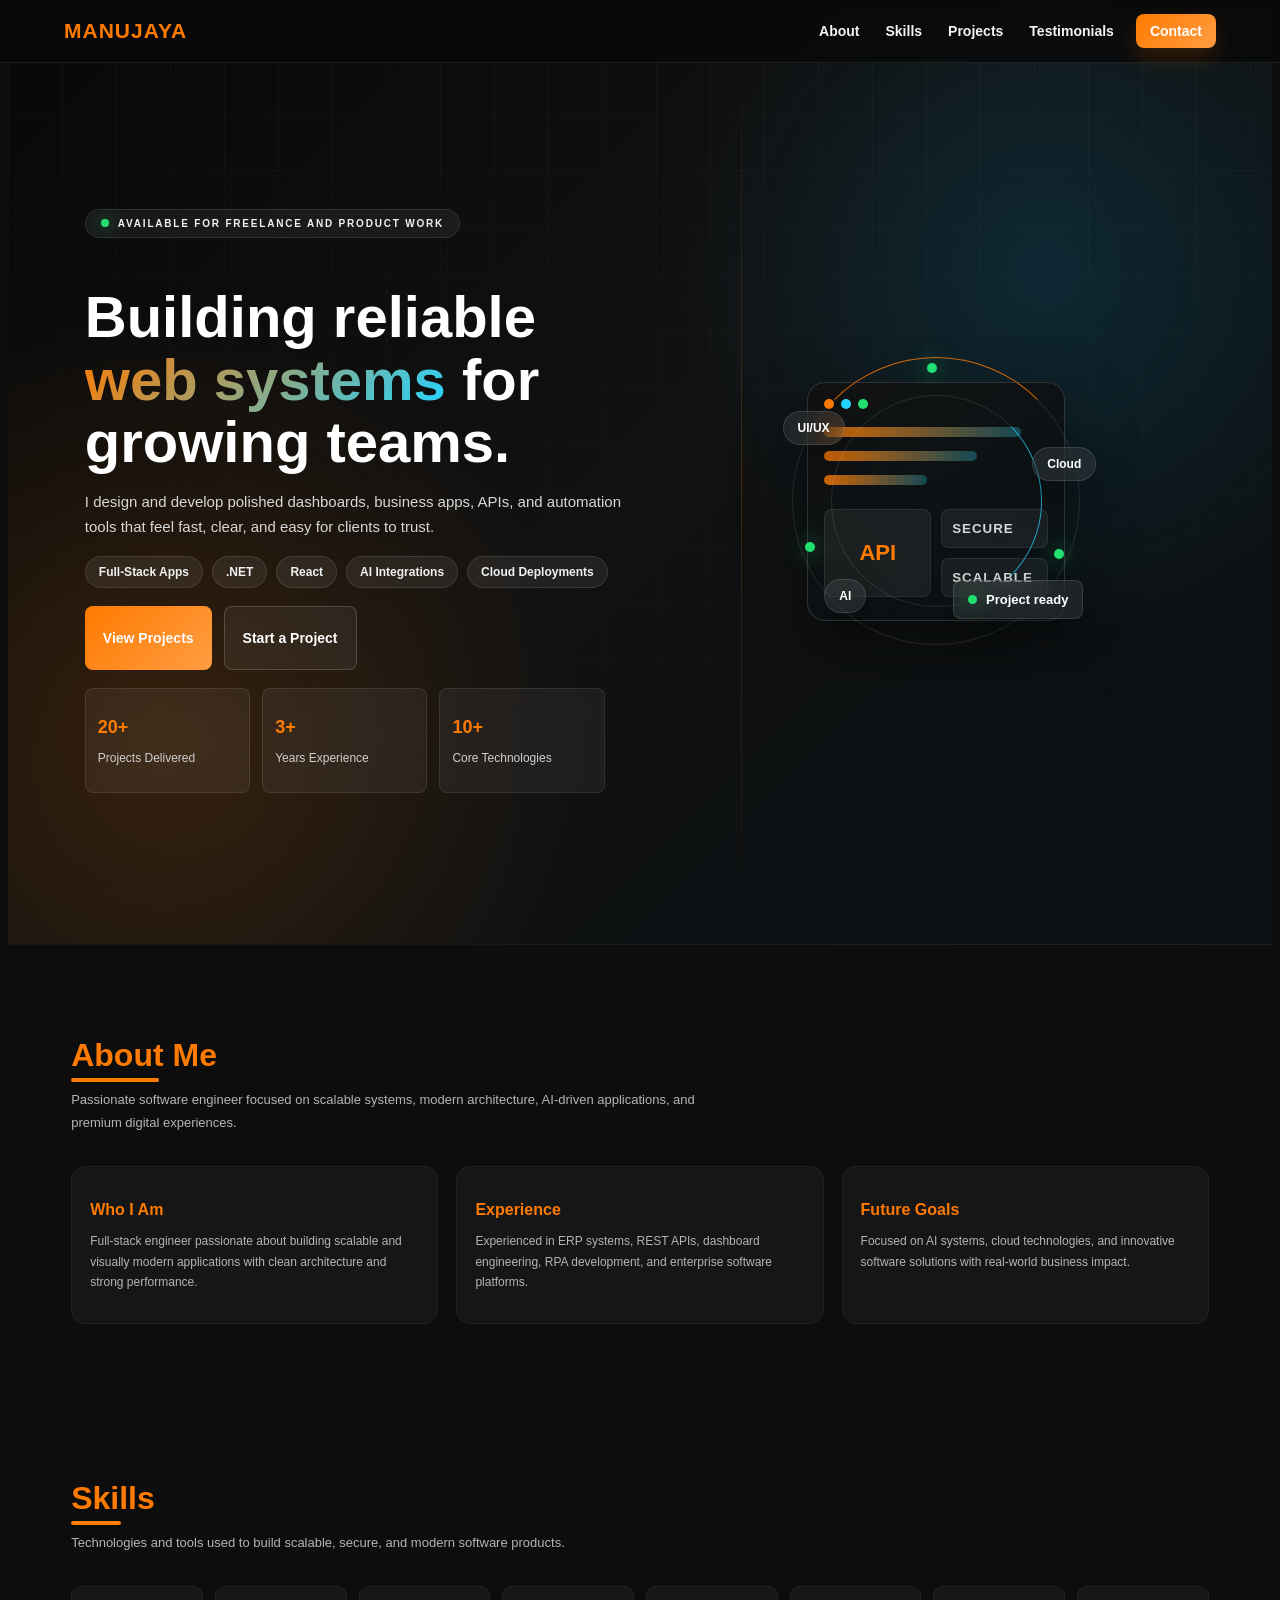
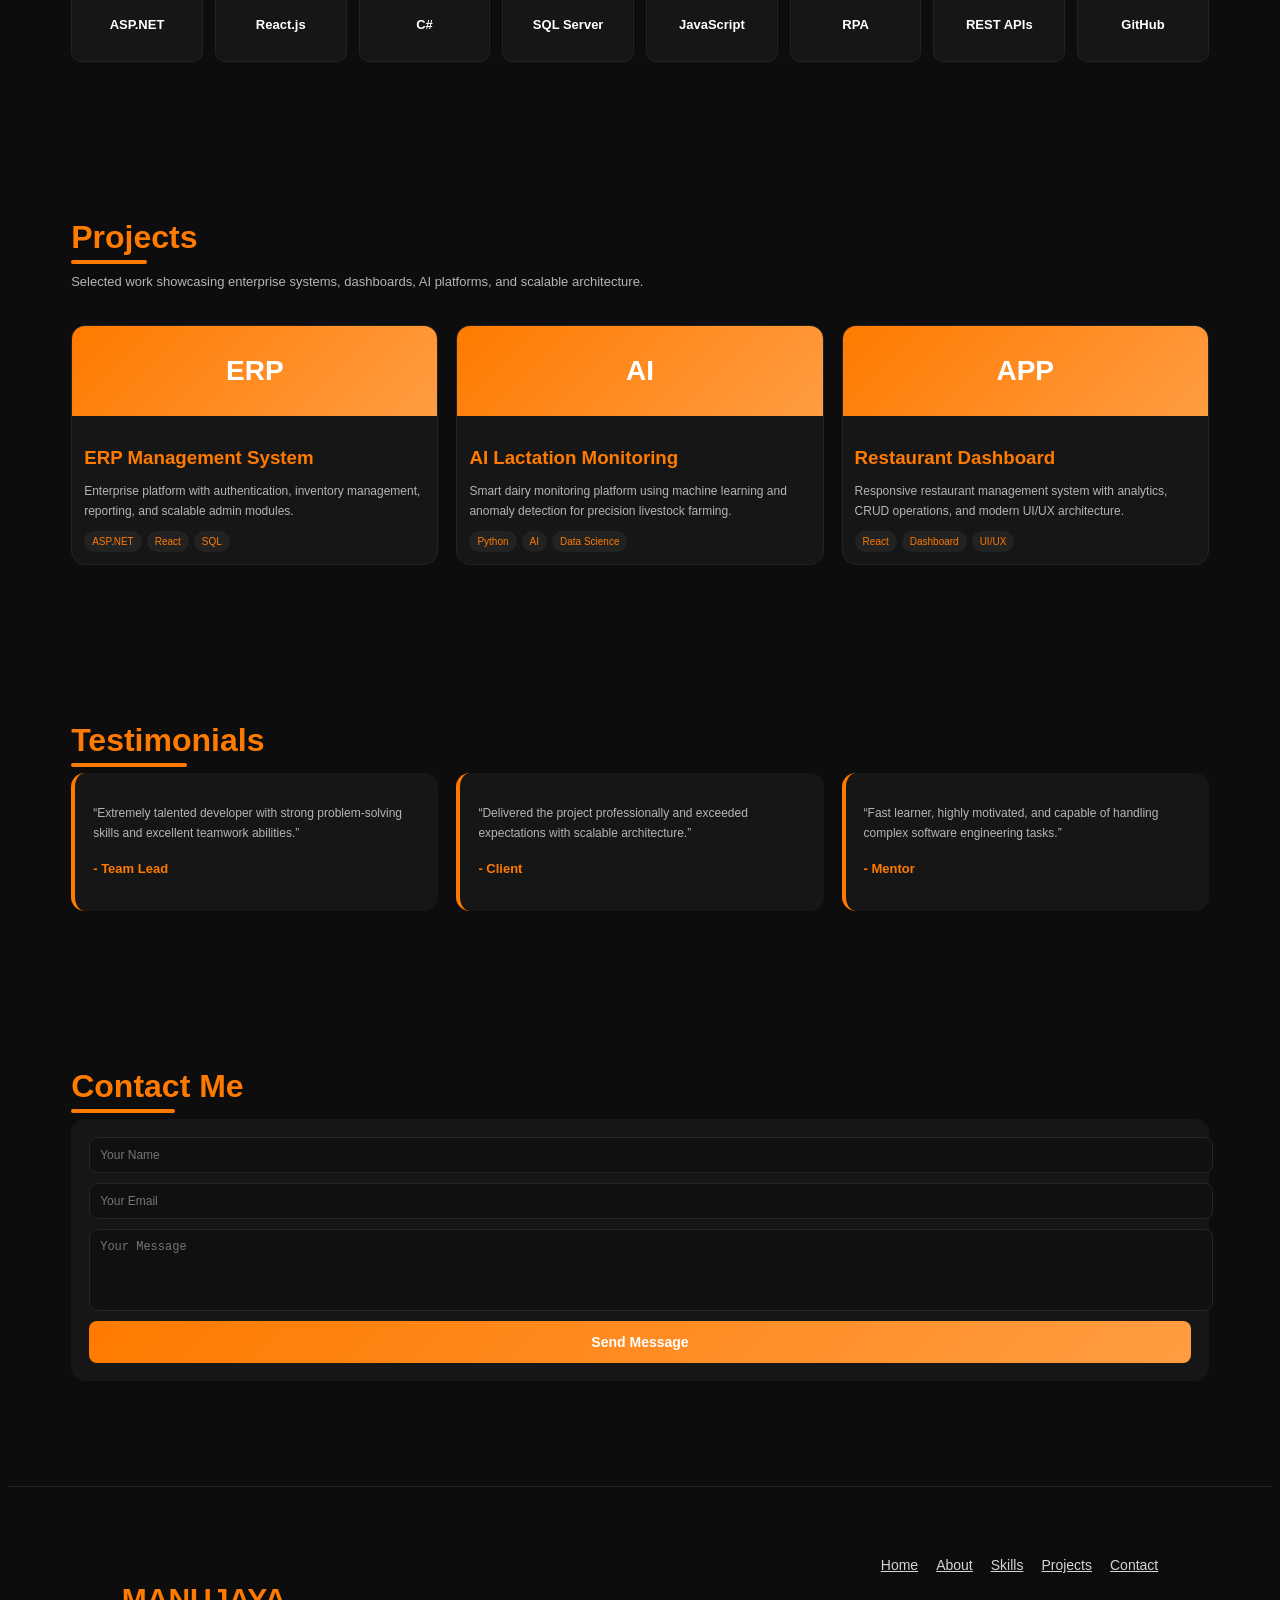
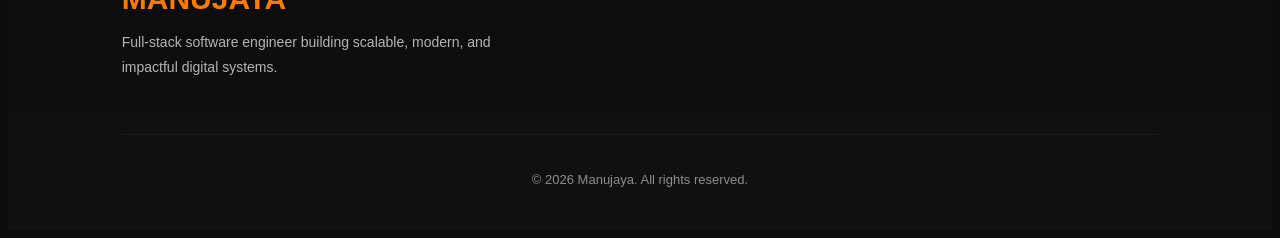
<file: index.html>
<!DOCTYPE html>
<html lang="en">

<head>

  <!-- BASIC -->

  <meta charset="UTF-8">

  <meta name="viewport" content="width=device-width, initial-scale=1.0">

  <title>Manujaya | Software Engineer</title>

  <!-- SEO -->

  <meta
    name="description"
    content="Manujaya is a full-stack software engineer specializing in React, ASP.NET Core, AI systems, enterprise applications, dashboards, cloud-ready platforms, and scalable modern web solutions."
  >

  <meta
    name="keywords"
    content="Manujaya, Software Engineer, Full Stack Developer, React Developer, ASP.NET Developer, AI Engineer, Sri Lanka Developer, Portfolio, Web Developer"
  >

  <meta
    name="author"
    content="Manujaya"
  >

  <meta
    name="robots"
    content="index, follow"
  >

  <!-- OPEN GRAPH -->

  <meta
    property="og:title"
    content="Manujaya | Software Engineer"
  >

  <meta
    property="og:description"
    content="Modern software engineer portfolio focused on scalable web systems, enterprise applications, dashboards, and AI-powered solutions."
  >

  <meta
    property="og:type"
    content="website"
  >

  <meta
    property="og:url"
    content="https://manujayak-hub.github.io/"
  >

  <meta
    property="og:image"
    content="https://manujayak-hub.github.io/images/preview.png"
  >

  <!-- TWITTER -->

  <meta
    name="twitter:card"
    content="summary_large_image"
  >

  <meta
    name="twitter:title"
    content="Manujaya | Software Engineer"
  >

  <meta
    name="twitter:description"
    content="Modern software engineer portfolio focused on scalable systems, AI integrations, enterprise applications, and polished UI/UX."
  >

  <meta
    name="twitter:image"
    content="https://manujayak-hub.github.io/images/preview.png"
  >

  <!-- THEME -->

  <meta
    name="theme-color"
    content="#ff7a00"
  >

  <!-- CANONICAL -->

  <link
    rel="canonical"
    href="https://manujayak-hub.github.io/"
  >

  <!-- FAVICON -->

  <link
    rel="icon"
    type="image/png"
    href="favicon.png"
  >

  <!-- CSS FILES -->

  <link rel="stylesheet" href="css/main.css">

  <link rel="stylesheet" href="css/navbar.css">

  <link rel="stylesheet" href="css/hero.css">

  <link rel="stylesheet" href="css/about.css">

  <link rel="stylesheet" href="css/skills.css">

  <link rel="stylesheet" href="css/projects.css">

  <link rel="stylesheet" href="css/testimonials.css">

  <link rel="stylesheet" href="css/contact.css">

  <link rel="stylesheet" href="css/footer.css">

  <!-- STRUCTURED DATA -->

  <script type="application/ld+json">

    {
      "@context":"https://schema.org",
      "@type":"Person",
      "name":"Manujaya",
      "url":"https://manujayak-hub.github.io/",
      "jobTitle":"Software Engineer",
      "sameAs":[
        "https://github.com/manujayak-hub"
      ]
    }

  </script>

</head>

<body>

  <!-- CONTENT LOADS HERE -->

  <div id="main-content"></div>

  <!-- MAIN SCRIPT -->

  <script>

    const themes = [
      { primary:'#ff7a00', secondary:'#ff9d42', rgb:'255,122,0' },
      { primary:'#24d4ff', secondary:'#5ee7ff', rgb:'36,212,255' },
      { primary:'#20e070', secondary:'#6cf2a3', rgb:'32,224,112' },
      { primary:'#ff4f8b', secondary:'#ff86b0', rgb:'255,79,139' }
    ];

    function applyTheme(theme){
      const root = document.documentElement;
      const themeColor = document.querySelector('meta[name="theme-color"]');

      root.style.setProperty('--primary', theme.primary);
      root.style.setProperty('--primary-2', theme.secondary);
      root.style.setProperty('--primary-rgb', theme.rgb);

      if(themeColor){
        themeColor.setAttribute('content', theme.primary);
      }
    }

    function rotateTheme(){
      let index = Math.floor(Date.now() / 15000) % themes.length;
      applyTheme(themes[index]);

      setInterval(() => {
        index = (index + 1) % themes.length;
        applyTheme(themes[index]);
      }, 15000);
    }

    async function getSection(path){
      const res = await fetch(path);

      if(!res.ok){
        throw new Error(`Could not load ${path}`);
      }

      return res.text();
    }

    function revealHiddenElements(){
      const hiddenElements = document.querySelectorAll('.hidden:not(.observed)');

      const observer = new IntersectionObserver((entries) => {

        entries.forEach((entry) => {

          if(entry.isIntersecting){

            entry.target.classList.add('show');
            observer.unobserve(entry.target);
          }

        });

      });

      hiddenElements.forEach((el) => {
        el.classList.add('observed');
        observer.observe(el);
      });
    }

    // INITIALIZE WEBSITE

    async function initWebsite(){

      rotateTheme();

      const main = document.getElementById('main-content');
      const aboveFoldSections = [
        'sections/navbar.html',
        'sections/hero.html'
      ];
      const remainingSections = [
        'sections/about.html',
        'sections/skills.html',
        'sections/projects.html',
        'sections/testimonials.html',
        'sections/contact.html',
        'sections/footer.html'
      ];

      const aboveFoldHtml = await Promise.all(aboveFoldSections.map(getSection));
      main.insertAdjacentHTML('beforeend', aboveFoldHtml.join(''));
      revealHiddenElements();

      const remainingHtml = await Promise.all(remainingSections.map(getSection));
      main.insertAdjacentHTML('beforeend', remainingHtml.join(''));
      revealHiddenElements();

      // AUTO YEAR

      const year = document.getElementById("year");

      if(year){

        year.textContent = new Date().getFullYear();
      }

    }

    // START WEBSITE

    initWebsite();

  </script>

</body>

</html>
</file>
<file: css/main.css>
:root{
  --bg:#0d0d0d;
  --card:#161616;
  --primary:#ff7a00;
  --primary-2:#ff9d42;
  --primary-rgb:255,122,0;
  --orange:var(--primary);
  --orange2:var(--primary-2);
  --white:#ffffff;
  --gray:#b5b5b5;
}

body{
  background:var(--bg);
  color:var(--white);
  overflow-x:hidden;
  font-family:'Segoe UI',sans-serif;
}

section{
  padding:65px 5%;
  position:relative;
}

.section-title{
  font-size:32px;
  margin-bottom:14px;
  color:var(--orange);
  position:relative;
  width:max-content;
}

.section-title::after{
  content:'';
  position:absolute;
  left:0;
  bottom:-8px;
  width:60%;
  height:4px;
  background:var(--orange);
  border-radius:20px;
}

.section-subtitle{
  color:var(--gray);
  max-width:650px;
  line-height:1.8;
  margin-bottom:32px;
  font-size:13px;
}

.hidden{
  opacity:0;
  transform:translateY(25px);
  transition:0.7s;
}

.show{
  opacity:1;
  transform:translateY(0);
}
</file>
<file: css/navbar.css>
.site-nav{
  position:fixed;
  top:0;
  left:0;
  width:100%;
  box-sizing:border-box;
  padding:14px clamp(18px,5vw,72px);
  display:flex;
  justify-content:space-between;
  align-items:center;
  gap:24px;
  background:rgba(8,8,8,0.78);
  backdrop-filter:blur(16px);
  border-bottom:1px solid rgba(255,255,255,0.08);
  z-index:1000;
}

.logo{
  flex:0 0 auto;
  font-size:21px;
  font-weight:800;
  color:var(--orange);
  letter-spacing:1px;
  text-decoration:none;
}

.nav-links{
  display:flex;
  align-items:center;
  justify-content:flex-end;
  gap:6px;
  min-width:0;
}

.nav-links a{
  font-size:14px;
  font-weight:600;
  position:relative;
  padding:9px 10px;
  border-radius:8px;
  color:#f4f4f4;
  text-decoration:none;
  transition:0.25s;
}

.nav-links a:hover{
  color:var(--orange);
  background:rgba(255,255,255,0.06);
}

.nav-links a.nav-cta{
  margin-left:6px;
  padding:9px 14px;
  color:#ffffff;
  background:linear-gradient(135deg,var(--orange),var(--orange2));
  box-shadow:0 10px 24px rgba(var(--primary-rgb),0.18);
}

.nav-links a::after{
  content:'';
  position:absolute;
  width:0;
  height:2px;
  left:12px;
  bottom:5px;
  background:var(--orange);
  transition:0.25s;
}

.nav-links a:hover::after{
  width:calc(100% - 24px);
}

.nav-links a.nav-cta::after{
  display:none;
}

.nav-links a.nav-cta:hover{
  color:#ffffff;
  transform:translateY(-1px);
}

.nav-toggle{
  display:none;
}

.nav-menu{
  display:none;
  width:42px;
  height:42px;
  border-radius:8px;
  border:1px solid rgba(255,255,255,0.12);
  align-items:center;
  justify-content:center;
  flex-direction:column;
  gap:5px;
  cursor:pointer;
}

.nav-menu span{
  width:18px;
  height:2px;
  border-radius:99px;
  background:#ffffff;
  transition:0.25s;
}

@media(max-width:820px){
  .site-nav{
    padding:14px 5%;
  }

  .nav-menu{
    display:flex;
  }

  .nav-links{
    position:absolute;
    top:72px;
    left:5%;
    right:5%;
    display:grid;
    gap:6px;
    padding:14px;
    border-radius:12px;
    background:rgba(12,12,12,0.96);
    border:1px solid rgba(255,255,255,0.1);
    box-shadow:0 22px 50px rgba(0,0,0,0.35);
    transform:translateY(-16px);
    opacity:0;
    pointer-events:none;
    transition:0.25s;
  }

  .nav-links a{
    width:100%;
  }

  .nav-links a.nav-cta{
    margin-left:0;
    text-align:center;
  }

  .nav-toggle:checked ~ .nav-links{
    transform:translateY(0);
    opacity:1;
    pointer-events:auto;
  }

  .nav-toggle:checked + .nav-menu span:first-child{
    transform:translateY(7px) rotate(45deg);
  }

  .nav-toggle:checked + .nav-menu span:nth-child(2){
    opacity:0;
  }

  .nav-toggle:checked + .nav-menu span:nth-child(3){
    transform:translateY(-7px) rotate(-45deg);
  }
}
</file>
<file: css/hero.css>
.hero{
  min-height:calc(100vh - 70px);
  display:grid;
  grid-template-columns:minmax(0,1.05fr) minmax(320px,0.95fr);
  align-items:center;
  gap:20px;
  overflow:hidden;
padding:78px clamp(18px,6vw,86px) 28px;
  background:
    radial-gradient(circle at 82% 28%,rgba(0,183,255,0.14),transparent 30%),
    radial-gradient(circle at 12% 78%,rgba(var(--primary-rgb),0.16),transparent 32%),
    linear-gradient(135deg,#080808 0%,#111111 48%,#0a1014 100%);
  position:relative;
  border-bottom:1px solid rgba(255,255,255,0.05);
}

.hero::before{
  content:'';
  position:absolute;
  inset:0;
  background-image:
    linear-gradient(rgba(255,255,255,0.035) 1px, transparent 1px),
    linear-gradient(90deg, rgba(255,255,255,0.035) 1px, transparent 1px);
  background-size:54px 54px;
  mask-image:linear-gradient(to bottom,rgba(0,0,0,0.9),transparent 88%);
  z-index:0;
}

.hero::after{
  content:'';
  position:absolute;
  width:1px;
  height:100%;
  left:58%;
  top:0;
  background:linear-gradient(to bottom,transparent,rgba(var(--primary-rgb),0.5),transparent);
  opacity:0.45;
  z-index:0;
  animation:scanLine 6s ease-in-out infinite;
}

.hero-left{
  position:relative;
  z-index:5;
  max-width:650px;
}

.hero-badge{
  width:max-content;
  max-width:100%;
  display:flex;
  align-items:center;
  gap:9px;
  padding:8px 15px;
  border-radius:999px;
  background:rgba(255,255,255,0.06);
  border:1px solid rgba(255,255,255,0.1);
  backdrop-filter:blur(12px);
  margin-bottom:14px;
  font-size:10px;
  font-weight:700;
  letter-spacing:1.8px;
  text-transform:uppercase;
  color:#f2f2f2;
}

.hero-badge span{
  width:8px;
  height:8px;
  border-radius:50%;
  background:#20e070;
  box-shadow:0 0 16px rgba(32,224,112,0.8);
}

.hero-left h1{
  font-size:clamp(36px,5vw,58px);
  line-height:1.08;
  margin-bottom:14px;
  font-weight:900;
  letter-spacing:0;
}

.hero-left h1 span{
  color:transparent;
  background:linear-gradient(135deg,var(--orange),#24d4ff);
  background-clip:text;
  -webkit-background-clip:text;
}

.hero-left p{
  color:#d8d8d8;
  line-height:1.7;
  font-size:15px;
  margin-bottom:16px;
  max-width:560px;
}

.hero-stack{
  display:flex;
  flex-wrap:wrap;
  gap:9px;
  margin-bottom:18px;
}

.hero-stack span{
  padding:8px 13px;
  border-radius:999px;
  background:rgba(255,255,255,0.07);
  border:1px solid rgba(255,255,255,0.1);
  font-size:12px;
  font-weight:600;
  color:#f1f1f1;
}

.hero-buttons{
  display:flex;
  gap:12px;
  flex-wrap:wrap;
  margin-bottom:18px;
}

.btn{
  display:inline-flex;
  align-items:center;
  justify-content:center;
  min-height:42px;
  padding:10px 18px;
  border:none;
  border-radius:8px;
  font-size:14px;
  font-weight:700;
  cursor:pointer;
  transition:0.3s;
  text-decoration:none;
}

.btn-primary{
  background:linear-gradient(135deg,var(--orange),var(--orange2));
  color:white;
}

.btn-primary:hover{
  transform:translateY(-2px);
  box-shadow:0 14px 28px rgba(var(--primary-rgb),0.24);
}

.btn-secondary{
  background:rgba(255,255,255,0.06);
  border:1px solid rgba(255,255,255,0.16);
  color:white;
}

.btn-secondary:hover{
  background:white;
  color:black;
}

.hero-stats{
  display:grid;
  grid-template-columns:repeat(3,minmax(120px,1fr));
  gap:12px;
  max-width:520px;
}

.stat{
  min-width:0;
  padding:10px 12px;
  border-radius:8px;
  background:rgba(255,255,255,0.055);
  border:1px solid rgba(255,255,255,0.09);
  backdrop-filter:blur(12px);
}

.stat h3{
  font-size:18px;
  color:var(--orange);
  margin-bottom:4px;
}

.stat p{
  font-size:12px;
  color:#d0d0d0;
  line-height:1.35;
}

.hero-right{
  position:relative;
  display:flex;
  justify-content:center;
  align-items:center;
  z-index:5;
}

.tech-orbit{
  position:relative;
  width:min(320px,100%);
  aspect-ratio:1;
  display:grid;
  place-items:center;
}

.orbit-ring{
  position:absolute;
  border-radius:50%;
  border:1px solid rgba(255,255,255,0.1);
}

.ring-one{
  inset:5%;
  border-top-color:rgba(var(--primary-rgb),0.8);
  animation:spin 16s linear infinite;
}

.ring-two{
  inset:17%;
  border-right-color:rgba(36,212,255,0.75);
  animation:spin 12s linear reverse infinite;
}

.code-panel{
  width:70%;
  min-height:205px;
  border-radius:18px;
  padding:16px;
  background:linear-gradient(145deg,rgba(18,18,18,0.96),rgba(9,17,21,0.96));
  border:1px solid rgba(255,255,255,0.14);
  box-shadow:0 28px 70px rgba(0,0,0,0.35);
  animation:float 5.5s ease-in-out infinite;
}

.panel-top{
  display:flex;
  gap:7px;
  margin-bottom:18px;
}

.panel-top span{
  width:10px;
  height:10px;
  border-radius:50%;
  background:rgba(255,255,255,0.22);
}

.panel-top span:first-child{background:var(--orange);}
.panel-top span:nth-child(2){background:#24d4ff;}
.panel-top span:nth-child(3){background:#20e070;}

.code-line{
  height:10px;
  border-radius:99px;
  margin-bottom:14px;
  background:linear-gradient(90deg,rgba(var(--primary-rgb),0.82),rgba(36,212,255,0.28));
  animation:typePulse 2.8s ease-in-out infinite;
}

.code-line.wide{width:88%;}
.code-line.medium{width:68%;animation-delay:0.25s;}
.code-line.short{width:46%;animation-delay:0.5s;}

.deploy-row{
  display:grid;
  grid-template-columns:1fr 1fr;
  gap:10px;
  margin-top:24px;
}

.deploy-row strong,
.deploy-row small{
  border-radius:8px;
  padding:11px 10px;
  background:rgba(255,255,255,0.06);
  border:1px solid rgba(255,255,255,0.08);
}

.deploy-row strong{
  grid-row:span 2;
  display:grid;
  place-items:center;
  color:var(--orange);
  font-size:22px;
}

.deploy-row small{
  color:#d7d7d7;
  font-weight:700;
  text-transform:uppercase;
  letter-spacing:1px;
}

.floating-chip,
.status-card{
  position:absolute;
  z-index:3;
  background:rgba(255,255,255,0.08);
  border:1px solid rgba(255,255,255,0.12);
  backdrop-filter:blur(14px);
  box-shadow:0 14px 34px rgba(0,0,0,0.25);
}

.floating-chip{
  padding:9px 14px;
  border-radius:999px;
  font-size:12px;
  font-weight:700;
  animation:float 4.8s ease-in-out infinite;
}

.chip-one{left:2%;top:22%;}
.chip-two{right:0;top:33%;animation-delay:0.35s;}
.chip-three{left:15%;bottom:15%;animation-delay:0.65s;}

.status-card{
  right:4%;
  bottom:13%;
  display:flex;
  align-items:center;
  gap:9px;
  padding:11px 14px;
  border-radius:8px;
  font-size:13px;
  font-weight:700;
}

.status-card span,
.pulse-node{
  border-radius:50%;
  background:#20e070;
  box-shadow:0 0 22px rgba(32,224,112,0.8);
}

.status-card span{
  width:9px;
  height:9px;
}

.pulse-node{
  position:absolute;
  width:10px;
  height:10px;
  animation:pulseNode 2s ease-in-out infinite;
}

.node-one{top:7%;left:47%;}
.node-two{right:10%;bottom:32%;animation-delay:0.5s;}
.node-three{left:9%;bottom:34%;animation-delay:1s;}

@keyframes float{
  0%,100%{transform:translateY(0);}
  50%{transform:translateY(-10px);}
}

@keyframes spin{
  to{transform:rotate(360deg);}
}

@keyframes typePulse{
  0%,100%{opacity:0.55;transform:scaleX(0.86);transform-origin:left;}
  50%{opacity:1;transform:scaleX(1);}
}

@keyframes pulseNode{
  0%,100%{transform:scale(1);opacity:0.6;}
  50%{transform:scale(1.7);opacity:1;}
}

@keyframes scanLine{
  0%,100%{transform:translateX(-28px);opacity:0.15;}
  50%{transform:translateX(28px);opacity:0.55;}
}

@media(max-width:1100px){
  .hero{
    grid-template-columns:1fr;
    text-align:center;
    min-height:auto;
    padding-top:96px;
  }

  .hero-left{
    max-width:100%;
    margin:0 auto;
  }

  .hero-badge,
  .hero-stack,
  .hero-buttons{
    justify-content:center;
    margin-left:auto;
    margin-right:auto;
  }

  .hero-stats,
  .hero-left p{
    margin-left:auto;
    margin-right:auto;
  }
}

@media(max-width:760px){
  .hero{
    min-height:auto;
    padding:92px 5% 48px;
    gap:26px;
  }

  .hero-left h1{
    font-size:34px;
  }

  .hero-left p{
    font-size:14px;
  }

  .hero-stats{
    grid-template-columns:1fr;
  }

  .stat{
    text-align:left;
  }

  .tech-orbit{
    width:min(290px,100%);
  }

  .code-panel{
    width:76%;
    min-height:180px;
  }
}

@media(max-width:520px){
  .hero-left h1{
    font-size:32px;
  }

  .hero-badge{
    white-space:normal;
    justify-content:flex-start;
    text-align:left;
  }

  .hero-buttons,
  .btn{
    width:100%;
  }

  .tech-orbit{
    width:100%;
  }

  .floating-chip{
    font-size:11px;
    padding:8px 12px;
  }

  .status-card{
    right:0;
  }
}
</file>
<file: css/about.css>
/* About section styles */
.about-container{display:grid;grid-template-columns:repeat(auto-fit,minmax(220px,1fr));gap:18px;}
.about-card{background:var(--card);padding:18px;border-radius:14px;border:1px solid #222;transition:0.25s;}
.about-card:hover{transform:translateY(-6px);border-color:var(--orange);box-shadow:0 8px 18px rgba(var(--primary-rgb),0.10);}
.about-card h3{color:var(--orange);margin-bottom:8px;font-size:16px;}
.about-card p{color:var(--gray);line-height:1.7;font-size:12px;}
</file>
<file: css/skills.css>
/* Skills section styles */
.skills{display:grid;grid-template-columns:repeat(auto-fit,minmax(110px,1fr));gap:12px;}
.skill{background:var(--card);padding:12px;border-radius:10px;text-align:center;border:1px solid #232323;transition:0.25s;}
.skill:hover{transform:translateY(-4px);border-color:var(--orange);box-shadow:0 6px 12px rgba(var(--primary-rgb),0.10);}
.skill h4{font-size:13px;}
</file>
<file: css/projects.css>
/* Projects section styles */
.projects-grid{display:grid;grid-template-columns:repeat(auto-fit,minmax(180px,1fr));gap:18px;}
.project-card{background:var(--card);border-radius:14px;overflow:hidden;border:1px solid #222;transition:0.25s;}
.project-card:hover{transform:translateY(-6px);border-color:var(--orange);box-shadow:0 10px 18px rgba(var(--primary-rgb),0.10);}
.project-image{height:90px;display:flex;align-items:center;justify-content:center;font-size:28px;font-weight:900;background:linear-gradient(135deg,var(--orange),var(--orange2));}
.project-content{padding:12px;}
.project-content h3{color:var(--orange);margin-bottom:8px;}
.project-content p{color:var(--gray);line-height:1.7;margin-bottom:10px;font-size:12px;}
.tags{display:flex;flex-wrap:wrap;gap:5px;}
.tag{padding:5px 8px;border-radius:999px;background:#222;color:var(--orange);font-size:10px;}
</file>
<file: css/testimonials.css>
/* Testimonials section styles */
.testimonial-container{display:grid;grid-template-columns:repeat(auto-fit,minmax(180px,1fr));gap:18px;}
.testimonial{background:var(--card);padding:18px;border-radius:14px;border-left:4px solid var(--orange);}
.testimonial p{color:var(--gray);line-height:1.7;margin-bottom:10px;font-size:12px;}
.testimonial h4{color:var(--orange);font-size:13px;}
</file>
<file: css/contact.css>
/* Contact section styles */
.contact-box{background:var(--card);padding:18px;border-radius:14px;}
form{display:grid;gap:10px;}
input,textarea{width:100%;padding:10px;border:none;border-radius:8px;background:#101010;border:1px solid #252525;color:white;outline:none;font-size:12px;}
input:focus,textarea:focus{border-color:var(--orange);}
textarea{min-height:60px;resize:none;}
</file>
<file: css/footer.css>
.footer{

  margin-top:40px;

  padding:70px 9% 30px;

  background:
  linear-gradient(
  180deg,
  #0b0b0b 0%,
  #111111 100%);

  border-top:1px solid rgba(255,255,255,0.06);
}

.footer-content{

  display:flex;

  justify-content:space-between;

  gap:40px;

  flex-wrap:wrap;

  margin-bottom:40px;
}

.footer-brand h2{

  color:var(--orange);

  font-size:30px;

  margin-bottom:14px;
}

.footer-brand p{

  max-width:420px;

  color:#b5b5b5;

  line-height:1.8;

  font-size:14px;
}

.footer-links{

  display:flex;

  flex-wrap:wrap;

  gap:18px;

  align-items:flex-start;
}

.footer-links a{

  color:#d5d5d5;

  font-size:14px;

  transition:0.3s;
}

.footer-links a:hover{
  color:var(--orange);
}

.footer-bottom{

  padding-top:24px;

  border-top:1px solid rgba(255,255,255,0.06);

  text-align:center;
}

.footer-bottom p{

  color:#8d8d8d;

  font-size:13px;
}

@media(max-width:700px){

  .footer-content{

    flex-direction:column;
  }

  .footer-links{

    gap:14px;
  }
}
</file>
